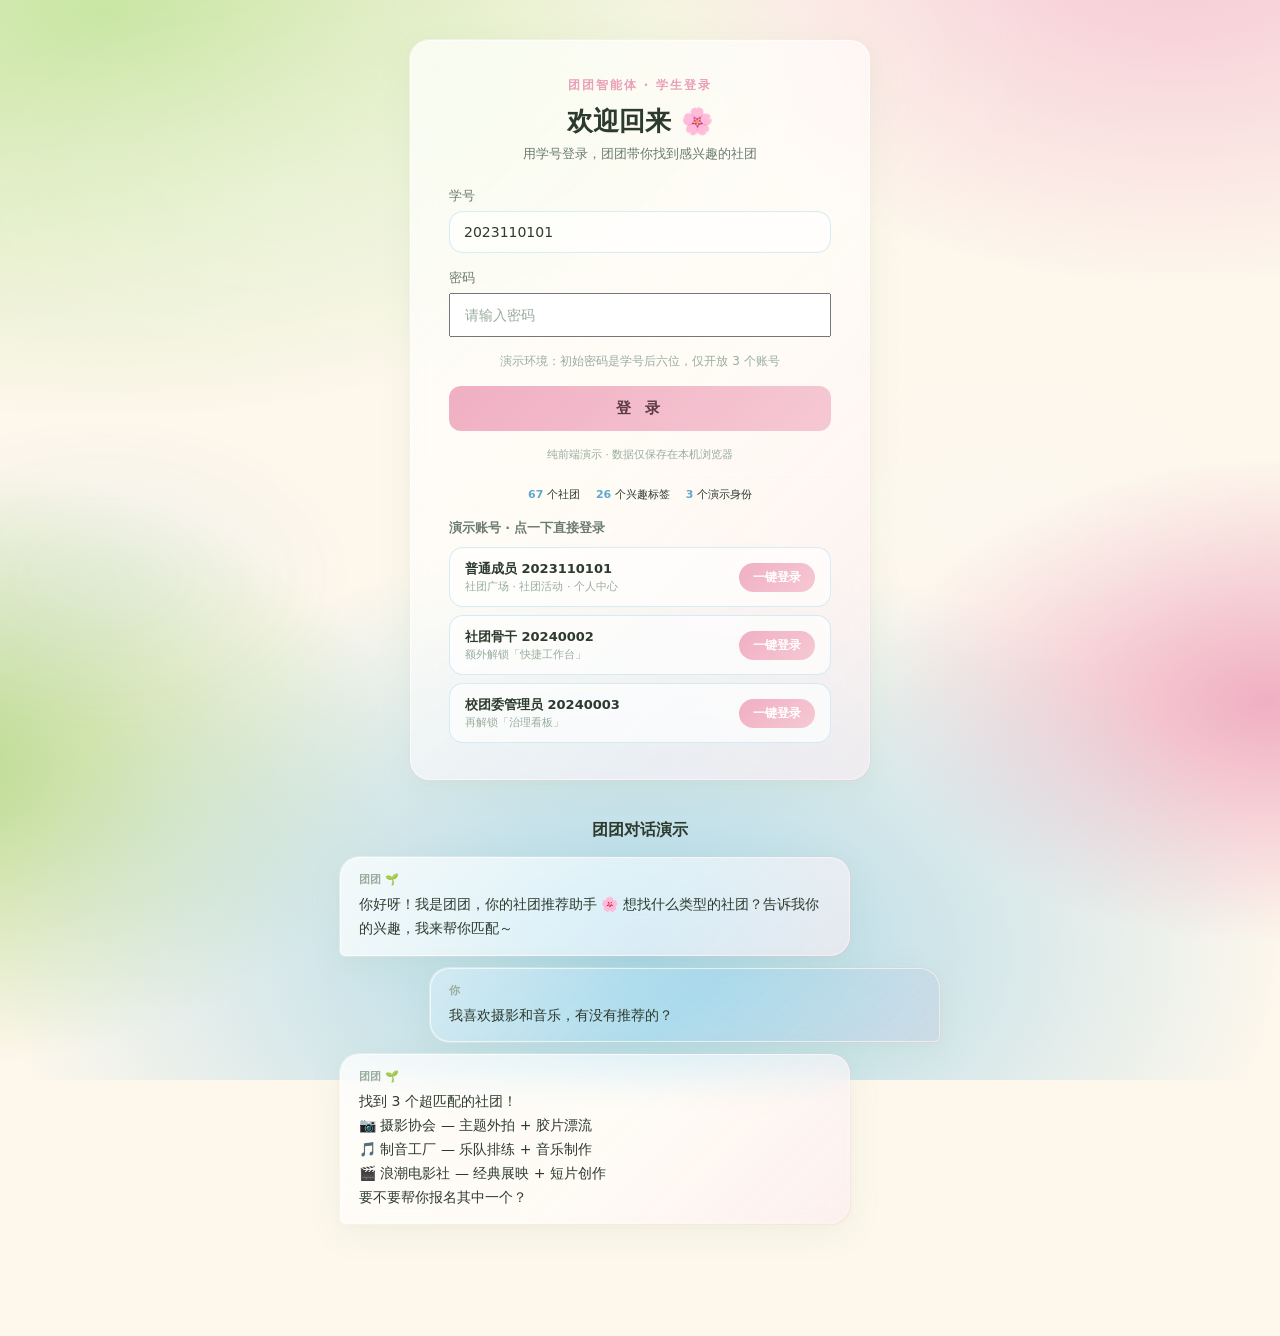
<file: sakura-petals.html>
<!DOCTYPE html>
<html lang="zh-CN">
<head>
<meta charset="UTF-8">
<meta name="viewport" content="width=device-width, initial-scale=1.0">
<title>团团智能体 · 春日樱花主题</title>
<link rel="stylesheet" href="sakura-theme.css">
<style>
/* ===== 演示页专用布局（不影响主题包本身） ===== */
*{margin:0;padding:0;box-sizing:border-box}
.gate-wrap{min-height:100vh;display:grid;place-items:center;padding:40px 20px}
.gate-card{position:relative;width:min(460px,100%);padding:36px 38px 28px}
.gate-card::before{border-radius:inherit}
.gate-eyebrow{font-size:12px;letter-spacing:2px;color:var(--sk-pink-3);font-weight:700;text-align:center}
.gate-h1{font-size:26px;text-align:center;margin:10px 0 6px;font-weight:800;color:var(--sk-text-primary)}
.gate-lead{text-align:center;font-size:13px;color:var(--sk-text-secondary);margin-bottom:24px}
.field{margin-bottom:16px}
.field label{display:block;font-size:13px;color:var(--sk-text-secondary);margin-bottom:6px;font-weight:500}
.control{position:relative;display:flex;align-items:center}
.control input{width:100%;padding:12px 14px;font-size:14px}
.hint{font-size:12px;color:var(--sk-text-light);margin:2px 0 16px;text-align:center}
.btn-login{width:100%;padding:13px;border:none;cursor:pointer;font-size:15px;letter-spacing:4px}
.gate-foot{font-size:11px;color:var(--sk-text-light);text-align:center;margin-top:16px}
.gate-meta{display:flex;justify-content:center;gap:16px;font-size:11px;color:var(--sk-text-light);margin:12px 0 18px;padding-top:12px;border-top:1px dashed var(--sk-card-border)}
.gate-meta b{color:var(--sk-blue-3)}
.acc-title{font-size:12.5px;font-weight:700;color:var(--sk-text-secondary);margin:2px 0 10px}
.acc{display:flex;align-items:center;justify-content:space-between;gap:10px;width:100%;padding:12px 15px;border-radius:14px;border:1px solid var(--sk-input-border);background:var(--sk-input-bg);cursor:pointer;margin-bottom:8px;font-family:var(--sk-font);text-align:left;transition:.25s var(--sk-ease)}
.acc:hover{border-color:var(--sk-input-focus-border);box-shadow:0 6px 18px rgba(240,175,195,.15);transform:translateY(-1px)}
.acc-main b{display:block;font-size:13px;color:var(--sk-text-primary)}
.acc-main small{font-size:11px;color:var(--sk-text-light)}
.acc-go{font-size:12px;font-weight:700;color:#fff;background:var(--grad,linear-gradient(135deg,var(--sk-pink-2),var(--sk-pink-1)));padding:6px 14px;border-radius:999px;flex:none}
.chat-demo{max-width:640px;margin:40px auto 60px;padding:0 20px}
.chat-demo h2{font-size:16px;color:var(--sk-text-primary);margin-bottom:16px;text-align:center}
.msg{padding:14px 18px;margin-bottom:12px;max-width:85%}
.msg.bot{border-bottom-left-radius:6px}
.msg.user{margin-left:auto;background:linear-gradient(135deg,rgba(169,214,232,.4),rgba(169,214,232,.25));border-bottom-right-radius:6px}
.msg .who{font-size:11px;color:var(--sk-text-light);margin-bottom:6px;font-weight:600}
.msg .txt{font-size:14px;line-height:1.7;color:var(--sk-text-primary)}
.petals{position:fixed;inset:0;pointer-events:none;z-index:9999}
</style>
</head>
<body>

<!-- 樱花瓣装饰层（仅 6 片，不遮挡任何控件） -->
<div class="petals" aria-hidden="true">
  <span class="sakura-petal"></span>
  <span class="sakura-petal"></span>
  <span class="sakura-petal"></span>
  <span class="sakura-petal"></span>
  <span class="sakura-petal"></span>
  <span class="sakura-petal"></span>
</div>

<div class="gate-wrap">
  <div class="gate-card card">
    <p class="gate-eyebrow">团团智能体 · 学生登录</p>
    <h1 class="gate-h1">欢迎回来 🌸</h1>
    <p class="gate-lead">用学号登录，团团带你找到感兴趣的社团</p>
    <form onsubmit="return false">
      <div class="field">
        <label>学号</label>
        <div class="control"><input type="text" placeholder="请输入学号" value="2023110101"></div>
      </div>
      <div class="field">
        <label>密码</label>
        <div class="control"><input type="password" placeholder="请输入密码"></div>
      </div>
      <div class="hint">演示环境：初始密码是学号后六位，仅开放 3 个账号</div>
      <button class="btn-login btn-primary" type="submit">登 录</button>
    </form>
    <p class="gate-foot">纯前端演示 · 数据仅保存在本机浏览器</p>
    <div class="gate-meta"><span><b>67</b> 个社团</span><span><b>26</b> 个兴趣标签</span><span><b>3</b> 个演示身份</span></div>
    <div class="acc-title">演示账号 · 点一下直接登录</div>
    <button class="acc"><span class="acc-main"><b>普通成员 2023110101</b><small>社团广场 · 社团活动 · 个人中心</small></span><span class="acc-go">一键登录</span></button>
    <button class="acc"><span class="acc-main"><b>社团骨干 20240002</b><small>额外解锁「快捷工作台」</small></span><span class="acc-go">一键登录</span></button>
    <button class="acc"><span class="acc-main"><b>校团委管理员 20240003</b><small>再解锁「治理看板」</small></span><span class="acc-go">一键登录</span></button>
  </div>

  <!-- 聊天演示 -->
  <div class="chat-demo">
    <h2>团团对话演示</h2>
    <div class="msg bot card">
      <div class="who">团团 🌱</div>
      <div class="txt">你好呀！我是团团，你的社团推荐助手 🌸 想找什么类型的社团？告诉我你的兴趣，我来帮你匹配～</div>
    </div>
    <div class="msg user card">
      <div class="who">你</div>
      <div class="txt">我喜欢摄影和音乐，有没有推荐的？</div>
    </div>
    <div class="msg bot card">
      <div class="who">团团 🌱</div>
      <div class="txt">找到 3 个超匹配的社团！<br>📷 摄影协会 — 主题外拍 + 胶片漂流<br>🎵 制音工厂 — 乐队排练 + 音乐制作<br>🎬 浪潮电影社 — 经典展映 + 短片创作<br>要不要帮你报名其中一个？</div>
    </div>
  </div>
</div>

</body>
</html>
</file>
<file: sakura-theme.css>
/* ============================================================
   团团智能体 · 春日樱花主题包 v1.0
   风格：春日樱花流体熔胶渐变 · 柔和漩涡 · 液态水彩树脂质感
   主色：嫩草绿 · 薄荷绿 · 淡樱花粉 · 蜜桃粉 · 浅冰蓝
   约束：纯 CSS · 零依赖 · 不改布局 · 不改交互 · 轻量动画
   ============================================================ */

/* ---------- ① CSS 变量主题包 ---------- */
:root{
  /* 主色板 */
  --sk-green-1:#C9E6A3;        /* 嫩芽绿 */
  --sk-green-2:#B8D98C;        /* 抹茶绿 */
  --sk-green-3:#DFF0BC;        /* 浅绿高光 */
  --sk-pink-1:#F6C8D4;         /* 樱花粉 */
  --sk-pink-2:#F0AFC3;         /* 蜜桃粉 */
  --sk-pink-3:#E9A0B8;         /* 深樱花粉 */
  --sk-blue-1:#A9D6E8;         /* 浅冰蓝 */
  --sk-blue-2:#8CC3DE;         /* 湖水蓝 */
  --sk-blue-3:#5FA8CE;         /* 青蓝 */
  --sk-white:#FDF7EC;          /* 象牙白 */
  --sk-cream:#FFFFFF;          /* 纯白 */

  /* 文字色（保证对比度达标） */
  --sk-text-primary:#2D3A2E;   /* 主文字：深墨绿 */
  --sk-text-secondary:#6B7B6E; /* 辅助文字：灰绿 */
  --sk-text-light:#9AAC9E;     /* 弱化文字 */
  --sk-text-on-pink:#5C3A47;   /* 粉底上的深字 */

  /* 卡片 */
  --sk-card-bg:rgba(255,255,255,.58);
  --sk-card-bg-hover:rgba(255,255,255,.72);
  --sk-card-border:rgba(255,255,255,.65);
  --sk-card-radius:20px;
  --sk-card-shadow:0 8px 32px rgba(140,195,138,.12),0 2px 8px rgba(240,175,195,.08);
  --sk-card-shadow-hover:0 12px 40px rgba(140,195,138,.18),0 4px 12px rgba(240,175,195,.12);

  /* 按钮 */
  --sk-btn-primary-bg:linear-gradient(135deg,var(--sk-pink-2),var(--sk-pink-1));
  --sk-btn-primary-text:#5C3A47;
  --sk-btn-secondary-bg:rgba(169,214,232,.35);
  --sk-btn-secondary-text:#3A6B8A;

  /* 输入框 */
  --sk-input-bg:rgba(255,255,255,.65);
  --sk-input-border:rgba(169,214,232,.45);
  --sk-input-focus-border:rgba(240,175,195,.6);

  /* 动画参数 */
  --sk-anim-slow:8s;
  --sk-anim-petal:12s;
  --sk-ease:cubic-bezier(.4,0,.2,1);

  /* 字体 */
  --sk-font:"HarmonyOS Sans SC","PingFang SC","Noto Sans SC","Source Han Sans SC","Microsoft YaHei UI","Microsoft YaHei",system-ui,-apple-system,sans-serif;
}

/* ---------- ② 全局字体与基础 ---------- */
html{
  font-family:var(--sk-font);
  -webkit-font-smoothing:antialiased;
  -moz-osx-font-smoothing:grayscale;
}
body{
  color:var(--sk-text-primary);
  background:var(--sk-white);
  overflow-x:hidden;
}

/* ---------- ③ 流体 Mesh 渐变背景 ----------
   三层 radial-gradient 模拟液态水彩流体
   用 ::before + ::after 两个伪元素做缓慢漂移动画
   GPU 加速：仅用 transform + opacity                          */

body::before,
body::after{
  content:"";
  position:fixed;
  inset:-20%;
  z-index:-1;
  pointer-events:none;
  will-change:transform,opacity;
}

/* 底层：大面积三色 mesh */
body::before{
  background:
    radial-gradient(ellipse 60% 50% at 20% 15%, var(--sk-green-1) 0%, transparent 65%),
    radial-gradient(ellipse 50% 45% at 80% 10%, var(--sk-pink-1) 0%, transparent 60%),
    radial-gradient(ellipse 55% 50% at 50% 90%, var(--sk-blue-1) 0%, transparent 65%),
    radial-gradient(ellipse 40% 35% at 85% 70%, var(--sk-pink-2) 0%, transparent 55%),
    radial-gradient(ellipse 45% 40% at 10% 75%, var(--sk-green-2) 0%, transparent 60%),
    var(--sk-white);
  animation:sk-mesh-drift var(--sk-anim-slow) var(--sk-ease) infinite alternate;
}

/* 顶层：柔光漩涡纹理 + 白色丝带高光 */
body::after{
  background:
    radial-gradient(ellipse 30% 25% at 30% 30%, rgba(255,255,255,.35) 0%, transparent 70%),
    radial-gradient(ellipse 25% 20% at 70% 55%, rgba(255,255,255,.28) 0%, transparent 70%),
    radial-gradient(ellipse 35% 30% at 50% 20%, rgba(255,251,240,.3) 0%, transparent 70%),
    radial-gradient(ellipse 20% 18% at 20% 60%, rgba(169,214,232,.2) 0%, transparent 70%);
  animation:sk-mesh-sway calc(var(--sk-anim-slow)*1.6) var(--sk-ease) infinite alternate;
  opacity:.7;
}

/* 背景漂移动画（transform 仅位移+旋转，GPU 友好） */
@keyframes sk-mesh-drift{
  0%  { transform:translate(0,0) rotate(0deg) scale(1); }
  50% { transform:translate(1.5%,-1%) rotate(.6deg) scale(1.02); }
  100%{ transform:translate(-1%,1.2%) rotate(-.4deg) scale(1.01); }
}
@keyframes sk-mesh-sway{
  0%  { transform:translate(0,0) scale(1); opacity:.7; }
  100%{ transform:translate(-2%,1.5%) scale(1.03); opacity:.55; }
}

/* ---------- ④ 磨砂玻璃卡片 ----------
   通用选择器：匹配常见卡片类名（按需追加）
   大圆角 + 半透明白 + backdrop-filter 柔焦                       */

.card,
.chat-message,
.message-bubble,
.panel,
.modal,
.dialog,
[class*="card"]:not(.no-sakura),
[class*="bubble"]:not(.no-sakura),
[class*="panel"]:not(.no-sakura){
  background:var(--sk-card-bg);
  backdrop-filter:blur(16px) saturate(1.3);
  -webkit-backdrop-filter:blur(16px) saturate(1.3);
  border:1px solid var(--sk-card-border);
  border-radius:var(--sk-card-radius);
  box-shadow:var(--sk-card-shadow);
  transition:background .3s var(--sk-ease),box-shadow .3s var(--sk-ease);
}
.card:hover,
.chat-message:hover,
[class*="card"]:hover:not(.no-sakura){
  background:var(--sk-card-bg-hover);
  box-shadow:var(--sk-card-shadow-hover);
}

/* 卡片轮廓柔光（外发光） */
.card::before,
[class*="card"]:not(.no-sakura)::before{
  content:"";
  position:absolute;
  inset:-2px;
  border-radius:inherit;
  background:linear-gradient(135deg,rgba(255,255,255,.4),transparent 50%,rgba(240,175,195,.15));
  pointer-events:none;
  z-index:-1;
}

/* ---------- ⑤ 输入框 ---------- */
input[type="text"],
input[type="search"],
input[type="email"],
textarea,
select,
[class*="input"]:not(.no-sakura),
[class*="search"]:not(.no-sakura){
  background:var(--sk-input-bg);
  border:1.5px solid var(--sk-input-border);
  border-radius:14px;
  color:var(--sk-text-primary);
  font-family:var(--sk-font);
  transition:border-color .3s var(--sk-ease),box-shadow .3s var(--sk-ease);
}
input:focus,
textarea:focus,
[class*="input"]:focus,
[class*="search"]:focus{
  border-color:var(--sk-input-focus-border);
  box-shadow:0 0 0 3px rgba(240,175,195,.15),0 2px 8px rgba(240,175,195,.1);
  outline:none;
}
input::placeholder,
textarea::placeholder{
  color:var(--sk-text-light);
}

/* ---------- ⑥ 按钮美化 ---------- */
button,
.btn,
[class*="btn"]:not(.no-sakura):not([class*="close"]){
  font-family:var(--sk-font);
  border-radius:12px;
  transition:all .3s var(--sk-ease);
}
button.primary,
.btn-primary,
button[type="submit"]{
  background:var(--sk-btn-primary-bg);
  color:var(--sk-btn-primary-text);
  border:none;
  font-weight:600;
}
button.primary:hover,
.btn-primary:hover,
button[type="submit"]:hover{
  transform:translateY(-1px);
  box-shadow:0 6px 20px rgba(240,175,195,.35);
}
button.secondary,
.btn-secondary{
  background:var(--sk-btn-secondary-bg);
  color:var(--sk-btn-secondary-text);
  border:1px solid rgba(169,214,232,.4);
}

/* ---------- ⑦ 飘落樱花瓣装饰 ----------
   纯 CSS 花瓣形状（border-radius 模拟）
   仅 6 片，分布页面两侧角落，不遮挡任何控件
   动画：缓慢下落 + 旋转 + 左右摇摆                          */

.sakura-petal{
  position:fixed;
  top:-5vh;
  width:12px;
  height:12px;
  background:linear-gradient(135deg,var(--sk-pink-1),var(--sk-pink-2));
  border-radius:80% 0 80% 0;
  opacity:0;
  pointer-events:none;
  z-index:1;
  will-change:transform,opacity;
}
.sakura-petal:nth-child(1){
  left:6%;
  animation:sk-fall-1 var(--sk-anim-petal) linear infinite;
  animation-delay:0s;
}
.sakura-petal:nth-child(2){
  left:16%;
  width:9px;height:9px;
  animation:sk-fall-2 calc(var(--sk-anim-petal)*1.3) linear infinite;
  animation-delay:3s;
  opacity:.6;
}
.sakura-petal:nth-child(3){
  left:88%;
  width:10px;height:10px;
  animation:sk-fall-3 var(--sk-anim-petal) linear infinite;
  animation-delay:5s;
}
.sakura-petal:nth-child(4){
  left:94%;
  width:8px;height:8px;
  animation:sk-fall-1 calc(var(--sk-anim-petal)*1.5) linear infinite;
  animation-delay:8s;
  opacity:.5;
}
.sakura-petal:nth-child(5){
  left:72%;
  width:11px;height:11px;
  animation:sk-fall-2 calc(var(--sk-anim-petal)*1.2) linear infinite;
  animation-delay:2s;
  opacity:.65;
}
.sakura-petal:nth-child(6){
  left:28%;
  width:7px;height:7px;
  animation:sk-fall-3 calc(var(--sk-anim-petal)*1.6) linear infinite;
  animation-delay:6s;
  opacity:.45;
}

@keyframes sk-fall-1{
  0%  { transform:translateY(0) translateX(0) rotate(0deg) scale(1); opacity:0; }
  5%  { opacity:.7; }
  25% { transform:translateY(25vh) translateX(30px) rotate(90deg) scale(1); }
  50% { transform:translateY(50vh) translateX(-20px) rotate(180deg) scale(.9); opacity:.6; }
  75% { transform:translateY(75vh) translateX(25px) rotate(270deg) scale(.8); opacity:.4; }
  95% { opacity:.15; }
  100%{ transform:translateY(105vh) translateX(-10px) rotate(360deg) scale(.6); opacity:0; }
}
@keyframes sk-fall-2{
  0%  { transform:translateY(0) translateX(0) rotate(0deg); opacity:0; }
  8%  { opacity:.55; }
  30% { transform:translateY(30vh) translateX(-25px) rotate(120deg); }
  60% { transform:translateY(60vh) translateX(20px) rotate(240deg) opacity:.35; }
  90% { opacity:.1; }
  100%{ transform:translateY(108vh) translateX(-15px) rotate(360deg); opacity:0; }
}
@keyframes sk-fall-3{
  0%  { transform:translateY(0) translateX(0) rotate(0deg); opacity:0; }
  6%  { opacity:.6; }
  35% { transform:translateY(35vh) translateX(20px) rotate(100deg); }
  65% { transform:translateY(65vh) translateX(-18px) rotate(220deg) opacity:.3; }
  92% { opacity:.08; }
  100%{ transform:translateY(106vh) translateX(12px) rotate(340deg); opacity:0; }
}

/* ---------- ⑧ 文字层次 ---------- */
h1,h2,h3,h4,h5,h6{
  color:var(--sk-text-primary);
  font-weight:600;
}
p,span,li,td,th,label{
  color:var(--sk-text-primary);
}
small,.muted,.subtle,
[class*="sub"],[class*="hint"],[class*="desc"]{
  color:var(--sk-text-secondary);
}

/* ---------- ⑨ 滚动条美化 ---------- */
::-webkit-scrollbar{ width:6px;height:6px; }
::-webkit-scrollbar-track{ background:transparent; }
::-webkit-scrollbar-thumb{
  background:rgba(240,175,195,.35);
  border-radius:3px;
}
::-webkit-scrollbar-thumb:hover{ background:rgba(240,175,195,.55); }

/* ---------- ⑩ 选中文本颜色 ---------- */
::selection{
  background:rgba(240,175,195,.3);
  color:var(--sk-text-primary);
}

/* ---------- ⑪ 链接 ---------- */
a{ color:var(--sk-blue-3); text-decoration:none; transition:color .2s; }
a:hover{ color:var(--sk-pink-3); }

/* ---------- ⑫ 分割线 ---------- */
hr{
  border:none;
  height:1px;
  background:linear-gradient(90deg,transparent,var(--sk-pink-1),var(--sk-green-1),transparent);
  opacity:.5;
}

/* ============================================================
   ⑬ 性能优化
   - 所有动画仅使用 transform + opacity（GPU 合成层）
   - 无 box-shadow 动画、无 width/height 动画
   - 花瓣仅 6 个 DOM 元素
   - will-change 提示浏览器提前优化
   - prefers-reduced-motion 尊重系统无障碍设置
   ============================================================ */
@media (prefers-reduced-motion:reduce){
  body::before,body::after{ animation:none; }
  .sakura-petal{ animation:none; opacity:0; }
  *{ transition-duration:.01ms !important; animation-duration:.01ms !important; }
}

/* ---------- ⑭ 移动端适配 ---------- */
@media (max-width:768px){
  body::before{ background-size:120% auto; }
  .sakura-petal{ width:8px;height:8px; }
  .sakura-petal:nth-child(5),
  .sakura-petal:nth-child(6){ display:none; } /* 手机端仅保留 4 片花瓣 */
}

/* ---------- ⑮ 打印隐藏装饰 ---------- */
@media print{
  body::before,body::after,.sakura-petal{ display:none !important; }
  .card,[class*="card"]{ box-shadow:none !important; backdrop-filter:none !important; background:#fff !important; }
}
</file>
